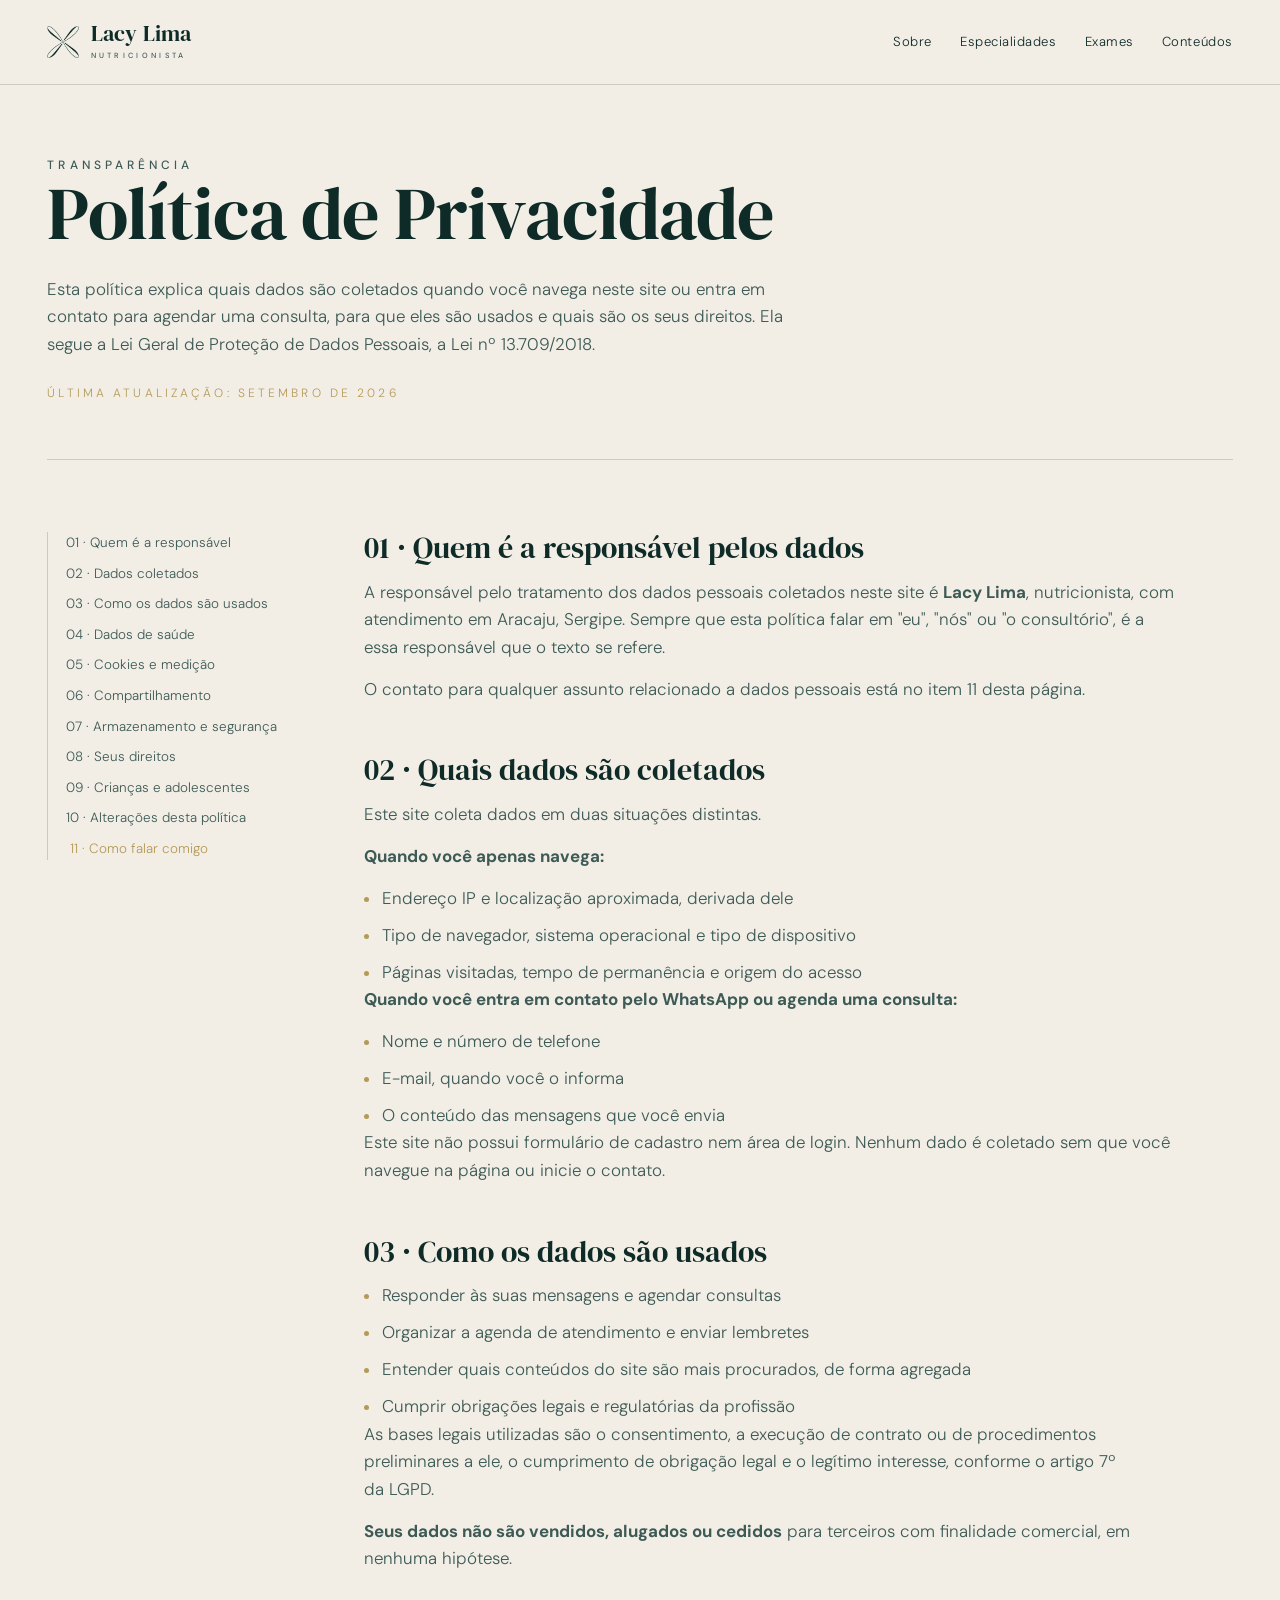
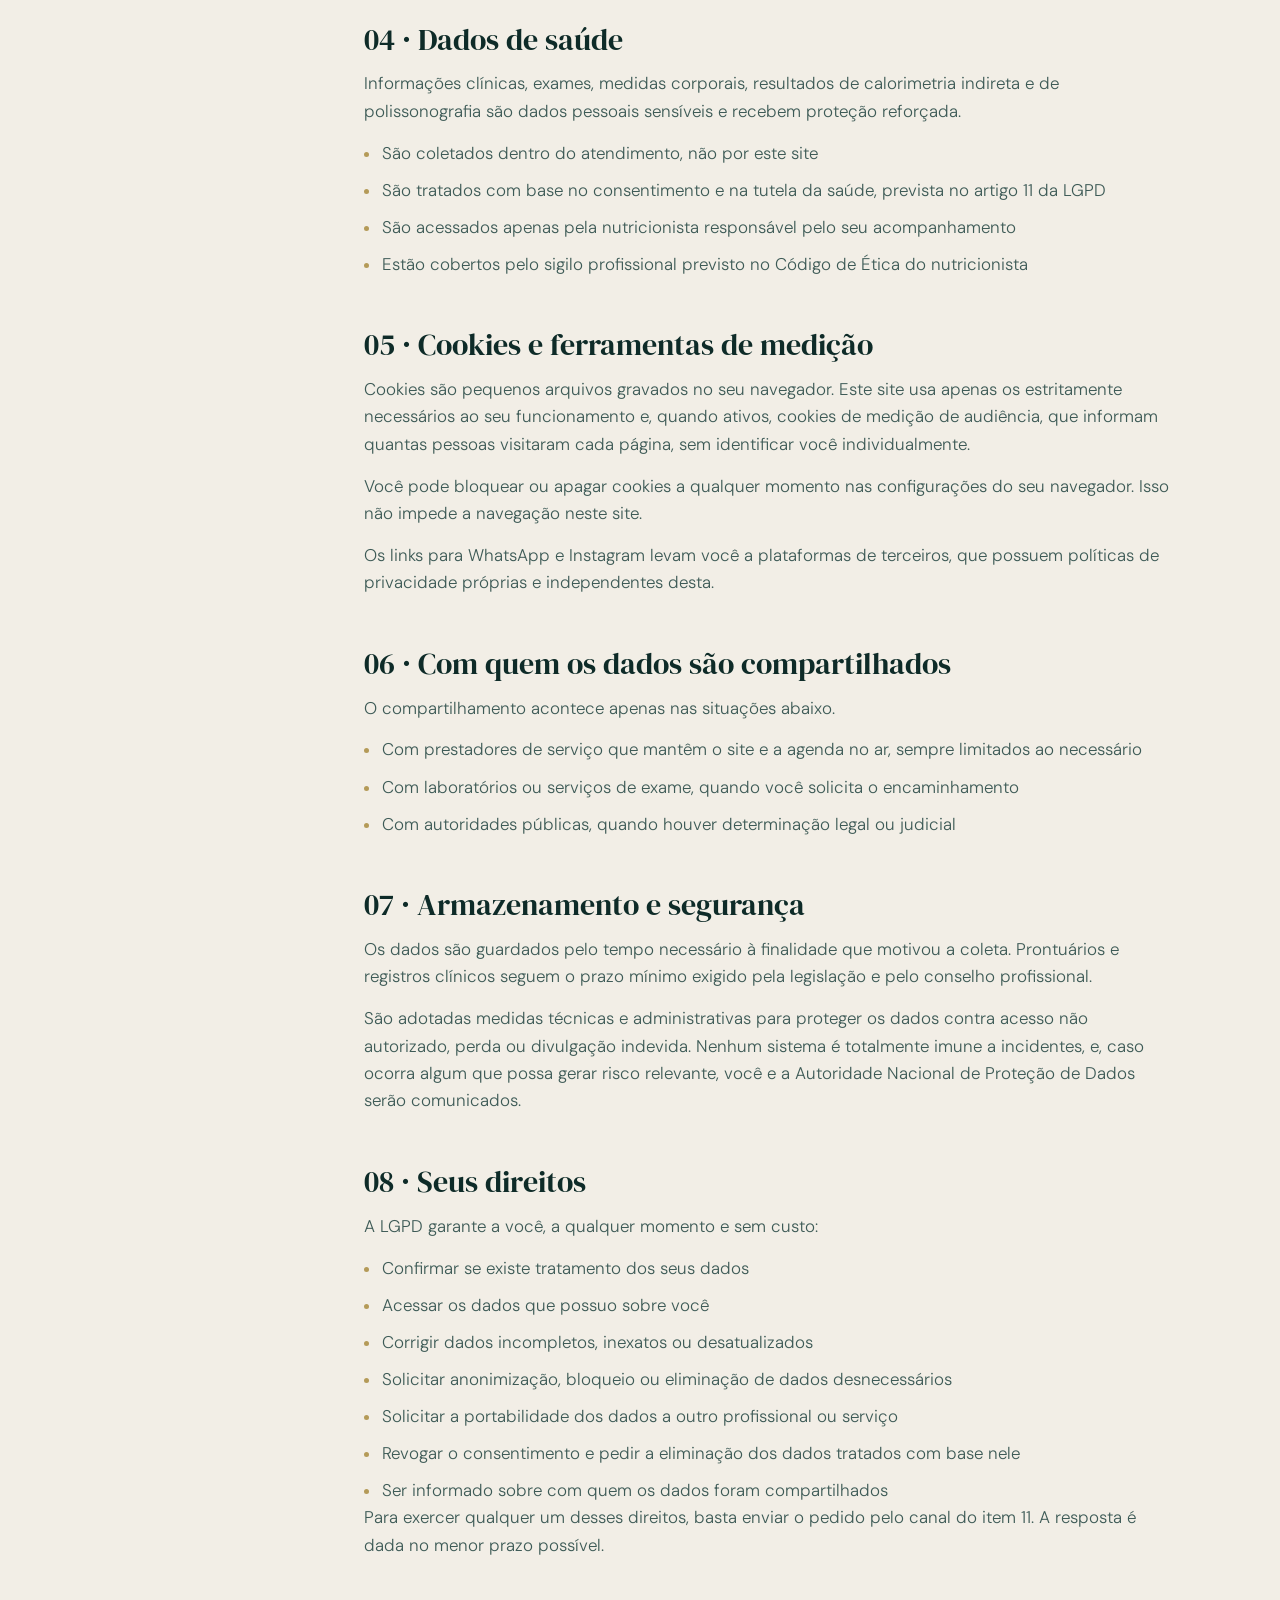
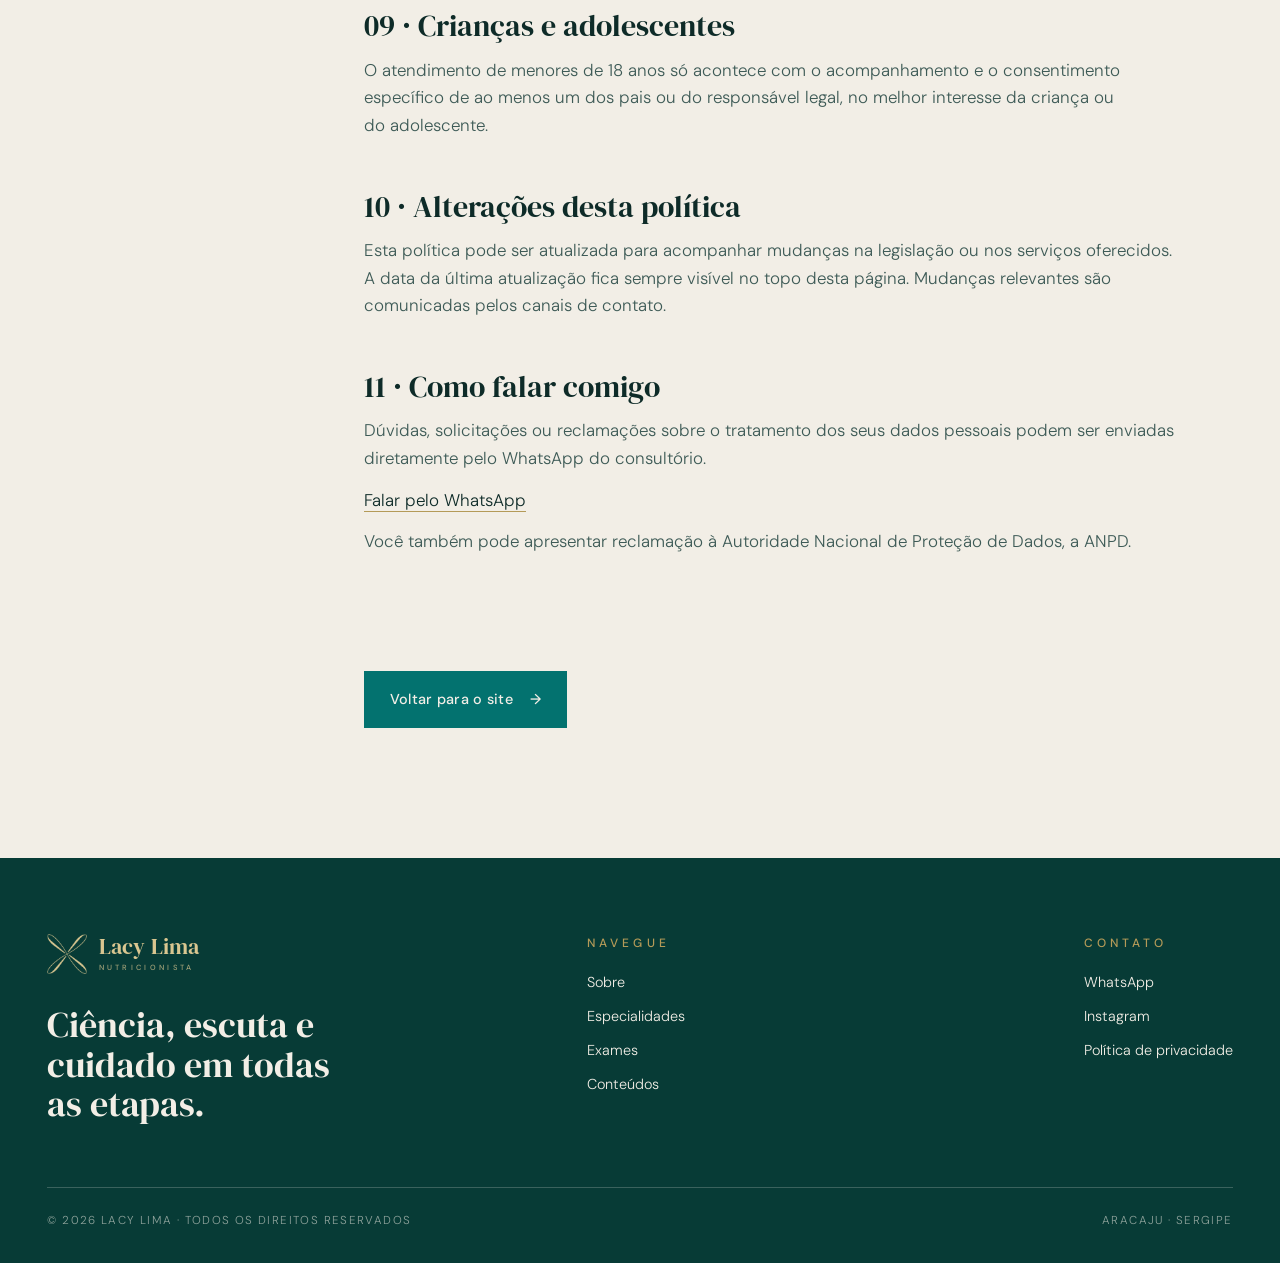
<file: src/pages/privacidade/privacidade.html>
<!doctype html>
<html lang="pt-BR">
<head>
  <meta charset="UTF-8">
  <meta name="viewport" content="width=device-width, initial-scale=1.0">

  <!-- síncrono e antes do CSS: sem isso os estados "fora" das
       animações piscariam visíveis antes do JS chegar -->
  <script>document.documentElement.classList.add("js");</script>

  <title>Política de Privacidade · Lacy Lima Nutricionista</title>
  <meta name="description" content="Como os dados de quem visita o site e de quem agenda uma consulta com a nutricionista Lacy Lima são coletados, usados e protegidos, conforme a LGPD.">
  <meta name="robots" content="index, follow">
  <link rel="canonical" href="https://lacylimanutri.com.br/politica-de-privacidade">

  <link rel="icon" href="../../../assets/icons/favicon.png" type="image/png">

  <link rel="preconnect" href="https://fonts.googleapis.com">
  <link rel="preconnect" href="https://fonts.gstatic.com" crossorigin>
  <link href="https://fonts.googleapis.com/css2?family=DM+Serif+Display:ital@0;1&family=DM+Sans:wght@300;400;500;600&display=swap" rel="stylesheet">

  <link rel="stylesheet" href="../../css/style.css">
  <link rel="stylesheet" href="privacidade.css">
</head>

<body data-page="privacidade">

  <header class="header header--solido is-rolado">
    <div class="wrap header__interno">
      <a class="marca header__marca" href="../../../index.html" aria-label="Lacy Lima, nutricionista, ir para a página inicial">
        <span class="marca__simbolo" aria-hidden="true"></span>
        <span class="marca__nome">Lacy Lima<small>NUTRICIONISTA</small></span>
      </a>

      <nav class="header__nav" aria-label="Navegação principal">
        <a class="header__link" href="../../../index.html#sobre">Sobre</a>
        <a class="header__link" href="../../../index.html#especialidades">Especialidades</a>
        <a class="header__link" href="../../../index.html#exames">Exames</a>
        <a class="header__link" href="../../../index.html#conteudos">Conteúdos</a>
      </nav>

      <button class="header__menu-btn" type="button" aria-expanded="false" aria-controls="menu-mobile" aria-label="Abrir menu">
        <i></i><i></i>
      </button>
    </div>
  </header>

  <nav class="menu-mobile" id="menu-mobile" aria-label="Navegação em telas pequenas">
    <a href="../../../index.html#sobre">Sobre</a>
    <a href="../../../index.html#especialidades">Especialidades</a>
    <a href="../../../index.html#exames">Exames</a>
    <a href="../../../index.html#conteudos">Conteúdos</a>
    <a href="../../../index.html#contato">Agendar consulta</a>
    <p class="menu-mobile__rodape">Aracaju · Sergipe</p>
  </nav>

  <div class="pagina is-visivel">
    <main class="politica">
      <div class="wrap">

        <header class="politica__capa" data-escalona>
          <p class="eyebrow eyebrow--tinta" data-anim="desce">Transparência</p>
          <h1 class="politica__titulo" data-split>Política de Privacidade</h1>
          <p class="politica__resumo" data-anim="sobe">
            Esta política explica quais dados são coletados quando você navega neste
            site ou entra em contato para agendar uma consulta, para que eles são
            usados e quais são os seus direitos. Ela segue a Lei Geral de Proteção
            de Dados Pessoais, a Lei nº 13.709/2018.
          </p>
          <p class="politica__data" data-anim="fade">Última atualização: setembro de 2026</p>
        </header>

        <div class="politica__grade">

          <nav class="sumario" aria-label="Índice da política">
            <a href="#quem-somos">01 · Quem é a responsável</a>
            <a href="#dados">02 · Dados coletados</a>
            <a href="#uso">03 · Como os dados são usados</a>
            <a href="#saude">04 · Dados de saúde</a>
            <a href="#cookies">05 · Cookies e medição</a>
            <a href="#compartilhamento">06 · Compartilhamento</a>
            <a href="#armazenamento">07 · Armazenamento e segurança</a>
            <a href="#direitos">08 · Seus direitos</a>
            <a href="#menores">09 · Crianças e adolescentes</a>
            <a href="#alteracoes">10 · Alterações desta política</a>
            <a href="#contato-lgpd">11 · Como falar comigo</a>
          </nav>

          <div class="politica__texto">

            <section class="politica__bloco" id="quem-somos" data-anim="sobe">
              <h2>01 · Quem é a responsável pelos dados</h2>
              <p>
                A responsável pelo tratamento dos dados pessoais coletados neste site é
                <strong>Lacy Lima</strong>, nutricionista, com atendimento em Aracaju,
                Sergipe. Sempre que esta política falar em "eu", "nós" ou "o
                consultório", é a essa responsável que o texto se refere.
              </p>
              <p>
                O contato para qualquer assunto relacionado a dados pessoais está no
                item 11 desta página.
              </p>
            </section>

            <section class="politica__bloco" id="dados" data-anim="sobe">
              <h2>02 · Quais dados são coletados</h2>
              <p>Este site coleta dados em duas situações distintas.</p>
              <p><strong>Quando você apenas navega:</strong></p>
              <ul>
                <li>Endereço IP e localização aproximada, derivada dele</li>
                <li>Tipo de navegador, sistema operacional e tipo de dispositivo</li>
                <li>Páginas visitadas, tempo de permanência e origem do acesso</li>
              </ul>
              <p><strong>Quando você entra em contato pelo WhatsApp ou agenda uma consulta:</strong></p>
              <ul>
                <li>Nome e número de telefone</li>
                <li>E-mail, quando você o informa</li>
                <li>O conteúdo das mensagens que você envia</li>
              </ul>
              <p>
                Este site não possui formulário de cadastro nem área de login. Nenhum
                dado é coletado sem que você navegue na página ou inicie o contato.
              </p>
            </section>

            <section class="politica__bloco" id="uso" data-anim="sobe">
              <h2>03 · Como os dados são usados</h2>
              <ul>
                <li>Responder às suas mensagens e agendar consultas</li>
                <li>Organizar a agenda de atendimento e enviar lembretes</li>
                <li>Entender quais conteúdos do site são mais procurados, de forma agregada</li>
                <li>Cumprir obrigações legais e regulatórias da profissão</li>
              </ul>
              <p>
                As bases legais utilizadas são o consentimento, a execução de contrato
                ou de procedimentos preliminares a ele, o cumprimento de obrigação
                legal e o legítimo interesse, conforme o artigo 7º da LGPD.
              </p>
              <p>
                <strong>Seus dados não são vendidos, alugados ou cedidos</strong> para
                terceiros com finalidade comercial, em nenhuma hipótese.
              </p>
            </section>

            <section class="politica__bloco" id="saude" data-anim="sobe">
              <h2>04 · Dados de saúde</h2>
              <p>
                Informações clínicas, exames, medidas corporais, resultados de
                calorimetria indireta e de polissonografia são dados pessoais
                sensíveis e recebem proteção reforçada.
              </p>
              <ul>
                <li>São coletados dentro do atendimento, não por este site</li>
                <li>São tratados com base no consentimento e na tutela da saúde, prevista no artigo 11 da LGPD</li>
                <li>São acessados apenas pela nutricionista responsável pelo seu acompanhamento</li>
                <li>Estão cobertos pelo sigilo profissional previsto no Código de Ética do nutricionista</li>
              </ul>
            </section>

            <section class="politica__bloco" id="cookies" data-anim="sobe">
              <h2>05 · Cookies e ferramentas de medição</h2>
              <p>
                Cookies são pequenos arquivos gravados no seu navegador. Este site usa
                apenas os estritamente necessários ao seu funcionamento e, quando
                ativos, cookies de medição de audiência, que informam quantas pessoas
                visitaram cada página, sem identificar você individualmente.
              </p>
              <p>
                Você pode bloquear ou apagar cookies a qualquer momento nas
                configurações do seu navegador. Isso não impede a navegação neste site.
              </p>
              <p>
                Os links para WhatsApp e Instagram levam você a plataformas de
                terceiros, que possuem políticas de privacidade próprias e
                independentes desta.
              </p>
            </section>

            <section class="politica__bloco" id="compartilhamento" data-anim="sobe">
              <h2>06 · Com quem os dados são compartilhados</h2>
              <p>O compartilhamento acontece apenas nas situações abaixo.</p>
              <ul>
                <li>Com prestadores de serviço que mantêm o site e a agenda no ar, sempre limitados ao necessário</li>
                <li>Com laboratórios ou serviços de exame, quando você solicita o encaminhamento</li>
                <li>Com autoridades públicas, quando houver determinação legal ou judicial</li>
              </ul>
            </section>

            <section class="politica__bloco" id="armazenamento" data-anim="sobe">
              <h2>07 · Armazenamento e segurança</h2>
              <p>
                Os dados são guardados pelo tempo necessário à finalidade que motivou a
                coleta. Prontuários e registros clínicos seguem o prazo mínimo exigido
                pela legislação e pelo conselho profissional.
              </p>
              <p>
                São adotadas medidas técnicas e administrativas para proteger os dados
                contra acesso não autorizado, perda ou divulgação indevida. Nenhum
                sistema é totalmente imune a incidentes, e, caso ocorra algum que possa
                gerar risco relevante, você e a Autoridade Nacional de Proteção de
                Dados serão comunicados.
              </p>
            </section>

            <section class="politica__bloco" id="direitos" data-anim="sobe">
              <h2>08 · Seus direitos</h2>
              <p>A LGPD garante a você, a qualquer momento e sem custo:</p>
              <ul>
                <li>Confirmar se existe tratamento dos seus dados</li>
                <li>Acessar os dados que possuo sobre você</li>
                <li>Corrigir dados incompletos, inexatos ou desatualizados</li>
                <li>Solicitar anonimização, bloqueio ou eliminação de dados desnecessários</li>
                <li>Solicitar a portabilidade dos dados a outro profissional ou serviço</li>
                <li>Revogar o consentimento e pedir a eliminação dos dados tratados com base nele</li>
                <li>Ser informado sobre com quem os dados foram compartilhados</li>
              </ul>
              <p>
                Para exercer qualquer um desses direitos, basta enviar o pedido pelo
                canal do item 11. A resposta é dada no menor prazo possível.
              </p>
            </section>

            <section class="politica__bloco" id="menores" data-anim="sobe">
              <h2>09 · Crianças e adolescentes</h2>
              <p>
                O atendimento de menores de 18 anos só acontece com o acompanhamento e o
                consentimento específico de ao menos um dos pais ou do responsável
                legal, no melhor interesse da criança ou do adolescente.
              </p>
            </section>

            <section class="politica__bloco" id="alteracoes" data-anim="sobe">
              <h2>10 · Alterações desta política</h2>
              <p>
                Esta política pode ser atualizada para acompanhar mudanças na legislação
                ou nos serviços oferecidos. A data da última atualização fica sempre
                visível no topo desta página. Mudanças relevantes são comunicadas pelos
                canais de contato.
              </p>
            </section>

            <section class="politica__bloco" id="contato-lgpd" data-anim="sobe">
              <h2>11 · Como falar comigo</h2>
              <p>
                Dúvidas, solicitações ou reclamações sobre o tratamento dos seus dados
                pessoais podem ser enviadas diretamente pelo WhatsApp do consultório.
              </p>
              <p>
                <a href="https://api.whatsapp.com/send/?phone=5579998116061"
                   data-wpp="Olá! Tenho uma dúvida sobre a política de privacidade do site."
                   target="_blank" rel="noopener">Falar pelo WhatsApp</a>
              </p>
              <p>
                Você também pode apresentar reclamação à Autoridade Nacional de Proteção
                de Dados, a ANPD.
              </p>
            </section>

            <div class="politica__voltar" data-anim="sobe">
              <a class="btn" href="../../../index.html">
                Voltar para o site <span class="btn__seta">&rarr;</span>
              </a>
            </div>

          </div>
        </div>
      </div>
    </main>

    <footer class="footer">
      <div class="wrap">
        <div class="footer__topo" data-escalona>
          <div class="footer__col footer__col--marca">
            <span class="marca footer__marca" data-anim="fade">
              <span class="marca__simbolo" aria-hidden="true"></span>
              <span class="marca__nome">Lacy Lima<small>NUTRICIONISTA</small></span>
            </span>
            <p class="footer__frase" data-anim="sobe">
              Ciência, escuta e cuidado em todas as etapas.
            </p>
          </div>

          <div class="footer__col" data-anim="sobe">
            <h4>Navegue</h4>
            <nav class="footer__lista" aria-label="Rodapé">
              <a href="../../../index.html#sobre">Sobre</a>
              <a href="../../../index.html#especialidades">Especialidades</a>
              <a href="../../../index.html#exames">Exames</a>
              <a href="../../../index.html#conteudos">Conteúdos</a>
            </nav>
          </div>

          <div class="footer__col" data-anim="sobe">
            <h4>Contato</h4>
            <div class="footer__lista">
              <a href="https://api.whatsapp.com/send/?phone=5579998116061"
                 data-wpp="Olá! Gostaria de mais informações sobre a consulta da Nutri Lacy Lima."
                 target="_blank" rel="noopener">WhatsApp</a>
              <a href="https://www.instagram.com/lacylima/" target="_blank" rel="noopener">Instagram</a>
              <a href="privacidade.html">Política de privacidade</a>
            </div>
          </div>
        </div>

        <div class="footer__base">
          <p>&copy; <span data-ano>2026</span> Lacy Lima · Todos os direitos reservados</p>
          <p>Aracaju · Sergipe</p>
        </div>
      </div>
    </footer>
  </div>

  <script type="module" src="../../js/main.js"></script>
</body>
</html>
</file>
<file: src/css/style.css>
/* =========================================================
   style.css — só importa, na ordem de dependência:
   reset zera → variables define → base aplica →
   componentes usam os tokens. O CSS de cada página entra
   depois deste arquivo, no <head> da própria página.
   ========================================================= */

@import "reset.css";
@import "variables.css";
@import "base.css";
@import "components/preloader.css";
@import "components/animacoes.css";
@import "components/botao.css";
@import "components/header.css";
@import "components/footer.css";
</file>
<file: src/pages/privacidade/privacidade.css>
/* =========================================================
   privacidade.css — página de leitura, com índice fixo
   ========================================================= */

.politica {
  padding-top: calc(var(--header-h) + clamp(2.5rem, 8vh, 6rem));
  padding-bottom: var(--gap-dobra);
  background: var(--creme);
}

/* --- capa curta --- */

.politica__capa {
  border-bottom: 1px solid var(--linha);
  padding-bottom: clamp(2rem, 5vw, 3.5rem);
  margin-bottom: clamp(2.5rem, 6vw, 4.5rem);
}

.politica__titulo {
  font-size: var(--t-secao);
  max-width: 16ch;
  margin-top: 1rem;
}

.politica__resumo {
  margin-top: 1.4rem;
  max-width: 62ch;
  color: var(--tinta-suave);
}

.politica__data {
  margin-top: 1.6rem;
  font-size: var(--t-mini);
  letter-spacing: .26em;
  text-transform: uppercase;
  color: var(--ouro);
}

/* --- corpo em duas colunas --- */

.politica__grade {
  display: grid;
  grid-template-columns: 240px minmax(0, 1fr);
  gap: clamp(2rem, 6vw, 5rem);
  align-items: start;
}

.sumario {
  position: sticky;
  top: calc(var(--header-h) + 2rem);
  display: flex;
  flex-direction: column;
  gap: .55rem;
  padding-left: 1.1rem;
  border-left: 1px solid var(--linha);
  font-size: .84rem;
}

.sumario a {
  color: var(--tinta-suave);
  transition: color .35s var(--ease-suave), transform .35s var(--ease-suave);
}
.sumario a:hover,
.sumario a[aria-current="true"] {
  color: var(--tinta);
  transform: translateX(4px);
}
.sumario a[aria-current="true"] { color: var(--ouro); }

.politica__texto {
  display: flex;
  flex-direction: column;
  gap: clamp(2rem, 4vw, 3.2rem);
  max-width: 68ch;
}

.politica__bloco h2 {
  font-size: clamp(1.4rem, 1.1rem + 1vw, 2rem);
  margin-bottom: .9rem;
}

.politica__bloco p + p { margin-top: .9rem; }
.politica__bloco p { color: var(--tinta-suave); }

.politica__bloco ul {
  margin: .9rem 0 0;
  padding: 0;
  list-style: none;
  display: flex;
  flex-direction: column;
  gap: .6rem;
  color: var(--tinta-suave);
}

.politica__bloco li { display: flex; gap: .8rem; align-items: baseline; }
.politica__bloco li::before {
  content: "";
  flex: none;
  width: 5px;
  height: 5px;
  border-radius: 50%;
  background: var(--ouro);
  transform: translateY(-2px);
}

.politica__bloco a {
  color: var(--tinta);
  border-bottom: 1px solid var(--ouro);
  transition: color .3s var(--ease-suave);
}
.politica__bloco a:hover { color: var(--ouro); }

.politica__voltar { margin-top: clamp(2.5rem, 5vw, 4rem); }

@media (max-width: 900px) {
  .politica__grade { grid-template-columns: 1fr; }
  .sumario {
    position: static;
    flex-direction: row;
    flex-wrap: wrap;
    gap: .5rem 1.2rem;
    border-left: 0;
    padding-left: 0;
    padding-bottom: 1.4rem;
    border-bottom: 1px solid var(--linha);
  }
}
</file>
